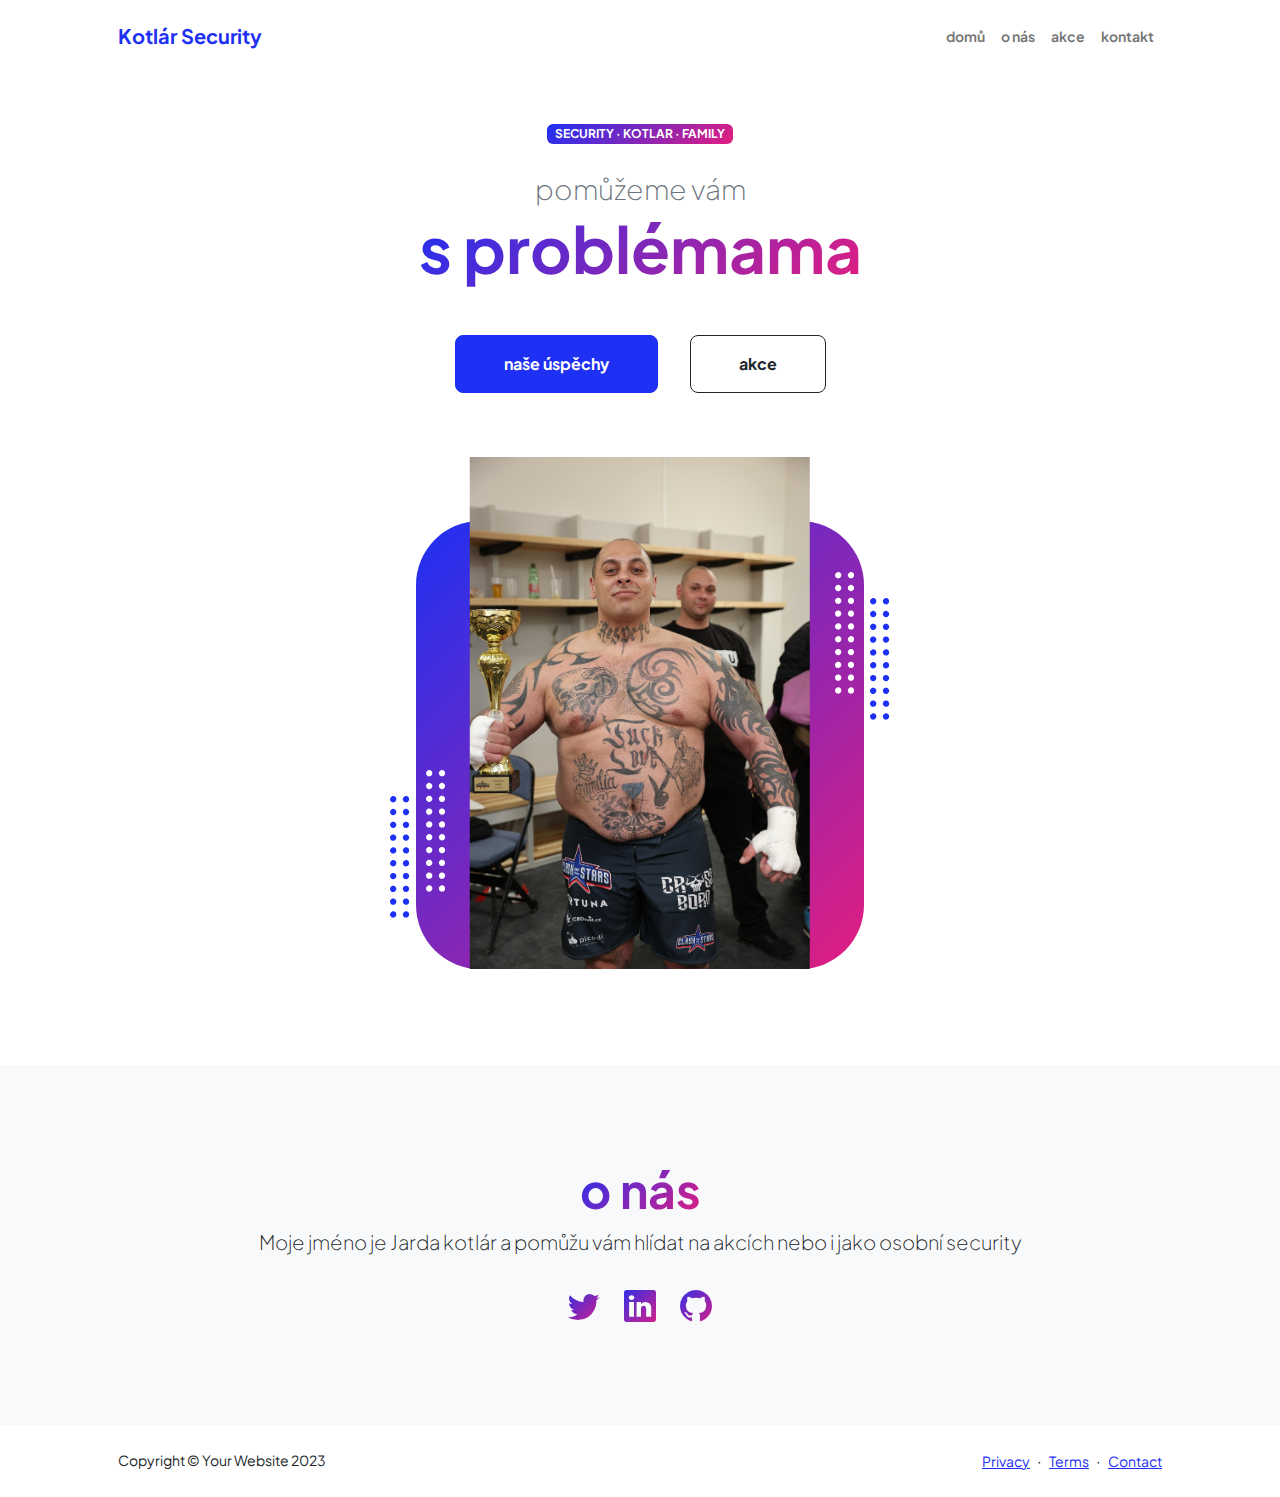
<file: bokh sap ladž girgaňiš čavale romale tu šilalo temerav/index.html>
<!DOCTYPE html>
<html lang="en">
    <head>
        <meta charset="utf-8" />
        <meta name="viewport" content="width=device-width, initial-scale=1, shrink-to-fit=no" />
        <meta name="description" content="" />
        <meta name="author" content="" />
        <title>webová stránka </title>
        <!-- Favicon-->
        <link rel="icon" type="image/x-icon" href="assets/favicon.ico" />
        <!-- Custom Google font-->
        <link rel="preconnect" href="https://fonts.googleapis.com" />
        <link rel="preconnect" href="https://fonts.gstatic.com" crossorigin />
        <link href="https://fonts.googleapis.com/css2?family=Plus+Jakarta+Sans:wght@100;200;300;400;500;600;700;800;900&amp;display=swap" rel="stylesheet" />
        <!-- Bootstrap icons-->
        <link href="https://cdn.jsdelivr.net/npm/bootstrap-icons@1.8.1/font/bootstrap-icons.css" rel="stylesheet" />
        <!-- Core theme CSS (includes Bootstrap)-->
        <link href="css/styles.css" rel="stylesheet" />
    </head>
    <body class="d-flex flex-column h-100">
        <main class="flex-shrink-0">
            <!-- Navigation-->
            <nav class="navbar navbar-expand-lg navbar-light bg-white py-3">
                <div class="container px-5">
                    <a class="navbar-brand" href="index.html"><span class="fw-bolder text-primary">Kotlár Security</span></a>
                    <button class="navbar-toggler" type="button" data-bs-toggle="collapse" data-bs-target="#navbarSupportedContent" aria-controls="navbarSupportedContent" aria-expanded="false" aria-label="Toggle navigation"><span class="navbar-toggler-icon"></span></button>
                    <div class="collapse navbar-collapse" id="navbarSupportedContent">
                        <ul class="navbar-nav ms-auto mb-2 mb-lg-0 small fw-bolder">
                            <li class="nav-item"><a class="nav-link" href="index.html">domů</a></li>
                            <li class="nav-item"><a class="nav-link" href="resume.html">o nás</a></li>
                            <li class="nav-item"><a class="nav-link" href="projects.html">akce</a></li>
                            <li class="nav-item"><a class="nav-link" href="contact.html">kontakt</a></li>
                        </ul>
                    </div>
                </div>
            </nav>
            <!-- Header-->
            <header class="py-5">
                <div class="container px-5 pb-5">
                    <div class="row gx-5 align-items-center">
                        <div class="col-xxl-5">
                            <!-- Header text content-->
                            <div class="text-center text-xxl-start">
                                <div class="badge bg-gradient-primary-to-secondary text-white mb-4"><div class="text-uppercase">security &middot; kotlar &middot; family</div></div>
                                <div class="fs-3 fw-light text-muted">pomůžeme vám</div>
                                <h1 class="display-3 fw-bolder mb-5"><span class="text-gradient d-inline">s problémama</span></h1>
                                <div class="d-grid gap-3 d-sm-flex justify-content-sm-center justify-content-xxl-start mb-3">
                                    <a class="btn btn-primary btn-lg px-5 py-3 me-sm-3 fs-6 fw-bolder" href="resume.html">naše úspěchy</a>
                                    <a class="btn btn-outline-dark btn-lg px-5 py-3 fs-6 fw-bolder" href="projects.html">akce</a>
                                </div>
                            </div>
                        </div>
                        <div class="col-xxl-7">
                            <!-- Header profile picture-->
                            <div class="d-flex justify-content-center mt-5 mt-xxl-0">
                                <div class="profile bg-gradient-primary-to-secondary">
                                    <!-- TIP: For best results, use a photo with a transparent background like the demo example below-->
                                    <!-- Watch a tutorial on how to do this on YouTube (link)-->
                                    <img class="profile-img" src="kotlarischasmirokaris.jpg" alt="..." />
                                    <div class="dots-1">
                                        <!-- SVG Dots-->
                                        <svg version="1.1" xmlns="http://www.w3.org/2000/svg" xmlns:xlink="http://www.w3.org/1999/xlink" x="0px" y="0px" viewBox="0 0 191.6 1215.4" style="enable-background: new 0 0 191.6 1215.4" xml:space="preserve">
                                            <g transform="translate(0.000000,1280.000000) scale(0.100000,-0.100000)">
                                                <path d="M227.7,12788.6c-105-35-200-141-222-248c-43-206,163-412,369-369c155,32,275,190,260,339c-11,105-90,213-190,262        C383.7,12801.6,289.7,12808.6,227.7,12788.6z"></path>
                                                <path d="M1507.7,12788.6c-151-50-253-216-222-362c25-119,136-230,254-255c194-41,395,142,375,339c-11,105-90,213-190,262        C1663.7,12801.6,1569.7,12808.6,1507.7,12788.6z"></path>
                                                <path d="M227.7,11508.6c-105-35-200-141-222-248c-43-206,163-412,369-369c155,32,275,190,260,339c-11,105-90,213-190,262        C383.7,11521.6,289.7,11528.6,227.7,11508.6z"></path>
                                                <path d="M1507.7,11508.6c-151-50-253-216-222-362c25-119,136-230,254-255c194-41,395,142,375,339c-11,105-90,213-190,262        C1663.7,11521.6,1569.7,11528.6,1507.7,11508.6z"></path>
                                                <path d="M227.7,10228.6c-105-35-200-141-222-248c-43-206,163-412,369-369c155,32,275,190,260,339c-11,105-90,213-190,262        C383.7,10241.6,289.7,10248.6,227.7,10228.6z"></path>
                                                <path d="M1507.7,10228.6c-105-35-200-141-222-248c-43-206,163-412,369-369c155,32,275,190,260,339c-11,105-90,213-190,262        C1663.7,10241.6,1569.7,10248.6,1507.7,10228.6z"></path>
                                                <path d="M227.7,8948.6c-105-35-200-141-222-248c-43-206,163-412,369-369c155,32,275,190,260,339c-11,105-90,213-190,262        C383.7,8961.6,289.7,8968.6,227.7,8948.6z"></path>
                                                <path d="M1507.7,8948.6c-105-35-200-141-222-248c-43-206,163-412,369-369c155,32,275,190,260,339c-11,105-90,213-190,262        C1663.7,8961.6,1569.7,8968.6,1507.7,8948.6z"></path>
                                                <path d="M227.7,7668.6c-105-35-200-141-222-248c-43-206,163-412,369-369c155,32,275,190,260,339c-11,105-90,213-190,262        C383.7,7681.6,289.7,7688.6,227.7,7668.6z"></path>
                                                <path d="M1507.7,7668.6c-105-35-200-141-222-248c-43-206,163-412,369-369c155,32,275,190,260,339c-11,105-90,213-190,262        C1663.7,7681.6,1569.7,7688.6,1507.7,7668.6z"></path>
                                                <path d="M227.7,6388.6c-105-35-200-141-222-248c-43-206,163-412,369-369c155,32,275,190,260,339c-11,105-90,213-190,262        C383.7,6401.6,289.7,6408.6,227.7,6388.6z"></path>
                                                <path d="M1507.7,6388.6c-105-35-200-141-222-248c-43-206,163-412,369-369c155,32,275,190,260,339c-11,105-90,213-190,262        C1663.7,6401.6,1569.7,6408.6,1507.7,6388.6z"></path>
                                                <path d="M227.7,5108.6c-105-35-200-141-222-248c-43-206,163-412,369-369c155,32,275,190,260,339c-11,105-90,213-190,262        C383.7,5121.6,289.7,5128.6,227.7,5108.6z"></path>
                                                <path d="M1507.7,5108.6c-105-35-200-141-222-248c-43-206,163-412,369-369c155,32,275,190,260,339c-11,105-90,213-190,262        C1663.7,5121.6,1569.7,5128.6,1507.7,5108.6z"></path>
                                                <path d="M227.7,3828.6c-105-35-200-141-222-248c-43-206,163-412,369-369c155,32,275,190,260,339c-11,105-90,213-190,262        C383.7,3841.6,289.7,3848.6,227.7,3828.6z"></path>
                                                <path d="M1507.7,3828.6c-105-35-200-141-222-248c-43-206,163-412,369-369c155,32,275,190,260,339c-11,105-90,213-190,262        C1663.7,3841.6,1569.7,3848.6,1507.7,3828.6z"></path>
                                                <path d="M227.7,2548.6c-105-35-200-141-222-248c-43-206,163-412,369-369c155,32,275,190,260,339c-11,105-90,213-190,262        C383.7,2561.6,289.7,2568.6,227.7,2548.6z"></path>
                                                <path d="M1507.7,2548.6c-105-35-200-141-222-248c-43-206,163-412,369-369c155,32,275,190,260,339c-11,105-90,213-190,262        C1663.7,2561.6,1569.7,2568.6,1507.7,2548.6z"></path>
                                                <path d="M227.7,1268.6c-105-35-200-141-222-248c-43-206,163-412,369-369c155,32,275,190,260,339c-11,105-90,213-190,262        C383.7,1281.6,289.7,1288.6,227.7,1268.6z"></path>
                                                <path d="M1507.7,1268.6c-105-35-200-141-222-248c-43-206,163-412,369-369c155,32,275,190,260,339c-11,105-90,213-190,262        C1663.7,1281.6,1569.7,1288.6,1507.7,1268.6z"></path>
                                            </g>
                                        </svg>
                                        <!-- END of SVG dots-->
                                    </div>
                                    <div class="dots-2">
                                        <!-- SVG Dots-->
                                        <svg version="1.1" xmlns="http://www.w3.org/2000/svg" xmlns:xlink="http://www.w3.org/1999/xlink" x="0px" y="0px" viewBox="0 0 191.6 1215.4" style="enable-background: new 0 0 191.6 1215.4" xml:space="preserve">
                                            <g transform="translate(0.000000,1280.000000) scale(0.100000,-0.100000)">
                                                <path d="M227.7,12788.6c-105-35-200-141-222-248c-43-206,163-412,369-369c155,32,275,190,260,339c-11,105-90,213-190,262        C383.7,12801.6,289.7,12808.6,227.7,12788.6z"></path>
                                                <path d="M1507.7,12788.6c-151-50-253-216-222-362c25-119,136-230,254-255c194-41,395,142,375,339c-11,105-90,213-190,262        C1663.7,12801.6,1569.7,12808.6,1507.7,12788.6z"></path>
                                                <path d="M227.7,11508.6c-105-35-200-141-222-248c-43-206,163-412,369-369c155,32,275,190,260,339c-11,105-90,213-190,262        C383.7,11521.6,289.7,11528.6,227.7,11508.6z"></path>
                                                <path d="M1507.7,11508.6c-151-50-253-216-222-362c25-119,136-230,254-255c194-41,395,142,375,339c-11,105-90,213-190,262        C1663.7,11521.6,1569.7,11528.6,1507.7,11508.6z"></path>
                                                <path d="M227.7,10228.6c-105-35-200-141-222-248c-43-206,163-412,369-369c155,32,275,190,260,339c-11,105-90,213-190,262        C383.7,10241.6,289.7,10248.6,227.7,10228.6z"></path>
                                                <path d="M1507.7,10228.6c-105-35-200-141-222-248c-43-206,163-412,369-369c155,32,275,190,260,339c-11,105-90,213-190,262        C1663.7,10241.6,1569.7,10248.6,1507.7,10228.6z"></path>
                                                <path d="M227.7,8948.6c-105-35-200-141-222-248c-43-206,163-412,369-369c155,32,275,190,260,339c-11,105-90,213-190,262        C383.7,8961.6,289.7,8968.6,227.7,8948.6z"></path>
                                                <path d="M1507.7,8948.6c-105-35-200-141-222-248c-43-206,163-412,369-369c155,32,275,190,260,339c-11,105-90,213-190,262        C1663.7,8961.6,1569.7,8968.6,1507.7,8948.6z"></path>
                                                <path d="M227.7,7668.6c-105-35-200-141-222-248c-43-206,163-412,369-369c155,32,275,190,260,339c-11,105-90,213-190,262        C383.7,7681.6,289.7,7688.6,227.7,7668.6z"></path>
                                                <path d="M1507.7,7668.6c-105-35-200-141-222-248c-43-206,163-412,369-369c155,32,275,190,260,339c-11,105-90,213-190,262        C1663.7,7681.6,1569.7,7688.6,1507.7,7668.6z"></path>
                                                <path d="M227.7,6388.6c-105-35-200-141-222-248c-43-206,163-412,369-369c155,32,275,190,260,339c-11,105-90,213-190,262        C383.7,6401.6,289.7,6408.6,227.7,6388.6z"></path>
                                                <path d="M1507.7,6388.6c-105-35-200-141-222-248c-43-206,163-412,369-369c155,32,275,190,260,339c-11,105-90,213-190,262        C1663.7,6401.6,1569.7,6408.6,1507.7,6388.6z"></path>
                                                <path d="M227.7,5108.6c-105-35-200-141-222-248c-43-206,163-412,369-369c155,32,275,190,260,339c-11,105-90,213-190,262        C383.7,5121.6,289.7,5128.6,227.7,5108.6z"></path>
                                                <path d="M1507.7,5108.6c-105-35-200-141-222-248c-43-206,163-412,369-369c155,32,275,190,260,339c-11,105-90,213-190,262        C1663.7,5121.6,1569.7,5128.6,1507.7,5108.6z"></path>
                                                <path d="M227.7,3828.6c-105-35-200-141-222-248c-43-206,163-412,369-369c155,32,275,190,260,339c-11,105-90,213-190,262        C383.7,3841.6,289.7,3848.6,227.7,3828.6z"></path>
                                                <path d="M1507.7,3828.6c-105-35-200-141-222-248c-43-206,163-412,369-369c155,32,275,190,260,339c-11,105-90,213-190,262        C1663.7,3841.6,1569.7,3848.6,1507.7,3828.6z"></path>
                                                <path d="M227.7,2548.6c-105-35-200-141-222-248c-43-206,163-412,369-369c155,32,275,190,260,339c-11,105-90,213-190,262        C383.7,2561.6,289.7,2568.6,227.7,2548.6z"></path>
                                                <path d="M1507.7,2548.6c-105-35-200-141-222-248c-43-206,163-412,369-369c155,32,275,190,260,339c-11,105-90,213-190,262        C1663.7,2561.6,1569.7,2568.6,1507.7,2548.6z"></path>
                                                <path d="M227.7,1268.6c-105-35-200-141-222-248c-43-206,163-412,369-369c155,32,275,190,260,339c-11,105-90,213-190,262        C383.7,1281.6,289.7,1288.6,227.7,1268.6z"></path>
                                                <path d="M1507.7,1268.6c-105-35-200-141-222-248c-43-206,163-412,369-369c155,32,275,190,260,339c-11,105-90,213-190,262        C1663.7,1281.6,1569.7,1288.6,1507.7,1268.6z"></path>
                                            </g>
                                        </svg>
                                        <!-- END of SVG dots-->
                                    </div>
                                    <div class="dots-3">
                                        <!-- SVG Dots-->
                                        <svg version="1.1" xmlns="http://www.w3.org/2000/svg" xmlns:xlink="http://www.w3.org/1999/xlink" x="0px" y="0px" viewBox="0 0 191.6 1215.4" style="enable-background: new 0 0 191.6 1215.4" xml:space="preserve">
                                            <g transform="translate(0.000000,1280.000000) scale(0.100000,-0.100000)">
                                                <path d="M227.7,12788.6c-105-35-200-141-222-248c-43-206,163-412,369-369c155,32,275,190,260,339c-11,105-90,213-190,262        C383.7,12801.6,289.7,12808.6,227.7,12788.6z"></path>
                                                <path d="M1507.7,12788.6c-151-50-253-216-222-362c25-119,136-230,254-255c194-41,395,142,375,339c-11,105-90,213-190,262        C1663.7,12801.6,1569.7,12808.6,1507.7,12788.6z"></path>
                                                <path d="M227.7,11508.6c-105-35-200-141-222-248c-43-206,163-412,369-369c155,32,275,190,260,339c-11,105-90,213-190,262        C383.7,11521.6,289.7,11528.6,227.7,11508.6z"></path>
                                                <path d="M1507.7,11508.6c-151-50-253-216-222-362c25-119,136-230,254-255c194-41,395,142,375,339c-11,105-90,213-190,262        C1663.7,11521.6,1569.7,11528.6,1507.7,11508.6z"></path>
                                                <path d="M227.7,10228.6c-105-35-200-141-222-248c-43-206,163-412,369-369c155,32,275,190,260,339c-11,105-90,213-190,262        C383.7,10241.6,289.7,10248.6,227.7,10228.6z"></path>
                                                <path d="M1507.7,10228.6c-105-35-200-141-222-248c-43-206,163-412,369-369c155,32,275,190,260,339c-11,105-90,213-190,262        C1663.7,10241.6,1569.7,10248.6,1507.7,10228.6z"></path>
                                                <path d="M227.7,8948.6c-105-35-200-141-222-248c-43-206,163-412,369-369c155,32,275,190,260,339c-11,105-90,213-190,262        C383.7,8961.6,289.7,8968.6,227.7,8948.6z"></path>
                                                <path d="M1507.7,8948.6c-105-35-200-141-222-248c-43-206,163-412,369-369c155,32,275,190,260,339c-11,105-90,213-190,262        C1663.7,8961.6,1569.7,8968.6,1507.7,8948.6z"></path>
                                                <path d="M227.7,7668.6c-105-35-200-141-222-248c-43-206,163-412,369-369c155,32,275,190,260,339c-11,105-90,213-190,262        C383.7,7681.6,289.7,7688.6,227.7,7668.6z"></path>
                                                <path d="M1507.7,7668.6c-105-35-200-141-222-248c-43-206,163-412,369-369c155,32,275,190,260,339c-11,105-90,213-190,262        C1663.7,7681.6,1569.7,7688.6,1507.7,7668.6z"></path>
                                                <path d="M227.7,6388.6c-105-35-200-141-222-248c-43-206,163-412,369-369c155,32,275,190,260,339c-11,105-90,213-190,262        C383.7,6401.6,289.7,6408.6,227.7,6388.6z"></path>
                                                <path d="M1507.7,6388.6c-105-35-200-141-222-248c-43-206,163-412,369-369c155,32,275,190,260,339c-11,105-90,213-190,262        C1663.7,6401.6,1569.7,6408.6,1507.7,6388.6z"></path>
                                                <path d="M227.7,5108.6c-105-35-200-141-222-248c-43-206,163-412,369-369c155,32,275,190,260,339c-11,105-90,213-190,262        C383.7,5121.6,289.7,5128.6,227.7,5108.6z"></path>
                                                <path d="M1507.7,5108.6c-105-35-200-141-222-248c-43-206,163-412,369-369c155,32,275,190,260,339c-11,105-90,213-190,262        C1663.7,5121.6,1569.7,5128.6,1507.7,5108.6z"></path>
                                                <path d="M227.7,3828.6c-105-35-200-141-222-248c-43-206,163-412,369-369c155,32,275,190,260,339c-11,105-90,213-190,262        C383.7,3841.6,289.7,3848.6,227.7,3828.6z"></path>
                                                <path d="M1507.7,3828.6c-105-35-200-141-222-248c-43-206,163-412,369-369c155,32,275,190,260,339c-11,105-90,213-190,262        C1663.7,3841.6,1569.7,3848.6,1507.7,3828.6z"></path>
                                                <path d="M227.7,2548.6c-105-35-200-141-222-248c-43-206,163-412,369-369c155,32,275,190,260,339c-11,105-90,213-190,262        C383.7,2561.6,289.7,2568.6,227.7,2548.6z"></path>
                                                <path d="M1507.7,2548.6c-105-35-200-141-222-248c-43-206,163-412,369-369c155,32,275,190,260,339c-11,105-90,213-190,262        C1663.7,2561.6,1569.7,2568.6,1507.7,2548.6z"></path>
                                                <path d="M227.7,1268.6c-105-35-200-141-222-248c-43-206,163-412,369-369c155,32,275,190,260,339c-11,105-90,213-190,262        C383.7,1281.6,289.7,1288.6,227.7,1268.6z"></path>
                                                <path d="M1507.7,1268.6c-105-35-200-141-222-248c-43-206,163-412,369-369c155,32,275,190,260,339c-11,105-90,213-190,262        C1663.7,1281.6,1569.7,1288.6,1507.7,1268.6z"></path>
                                            </g>
                                        </svg>
                                        <!-- END of SVG dots-->
                                    </div>
                                    <div class="dots-4">
                                        <!-- SVG Dots-->
                                        <svg version="1.1" xmlns="http://www.w3.org/2000/svg" xmlns:xlink="http://www.w3.org/1999/xlink" x="0px" y="0px" viewBox="0 0 191.6 1215.4" style="enable-background: new 0 0 191.6 1215.4" xml:space="preserve">
                                            <g transform="translate(0.000000,1280.000000) scale(0.100000,-0.100000)">
                                                <path d="M227.7,12788.6c-105-35-200-141-222-248c-43-206,163-412,369-369c155,32,275,190,260,339c-11,105-90,213-190,262        C383.7,12801.6,289.7,12808.6,227.7,12788.6z"></path>
                                                <path d="M1507.7,12788.6c-151-50-253-216-222-362c25-119,136-230,254-255c194-41,395,142,375,339c-11,105-90,213-190,262        C1663.7,12801.6,1569.7,12808.6,1507.7,12788.6z"></path>
                                                <path d="M227.7,11508.6c-105-35-200-141-222-248c-43-206,163-412,369-369c155,32,275,190,260,339c-11,105-90,213-190,262        C383.7,11521.6,289.7,11528.6,227.7,11508.6z"></path>
                                                <path d="M1507.7,11508.6c-151-50-253-216-222-362c25-119,136-230,254-255c194-41,395,142,375,339c-11,105-90,213-190,262        C1663.7,11521.6,1569.7,11528.6,1507.7,11508.6z"></path>
                                                <path d="M227.7,10228.6c-105-35-200-141-222-248c-43-206,163-412,369-369c155,32,275,190,260,339c-11,105-90,213-190,262        C383.7,10241.6,289.7,10248.6,227.7,10228.6z"></path>
                                                <path d="M1507.7,10228.6c-105-35-200-141-222-248c-43-206,163-412,369-369c155,32,275,190,260,339c-11,105-90,213-190,262        C1663.7,10241.6,1569.7,10248.6,1507.7,10228.6z"></path>
                                                <path d="M227.7,8948.6c-105-35-200-141-222-248c-43-206,163-412,369-369c155,32,275,190,260,339c-11,105-90,213-190,262        C383.7,8961.6,289.7,8968.6,227.7,8948.6z"></path>
                                                <path d="M1507.7,8948.6c-105-35-200-141-222-248c-43-206,163-412,369-369c155,32,275,190,260,339c-11,105-90,213-190,262        C1663.7,8961.6,1569.7,8968.6,1507.7,8948.6z"></path>
                                                <path d="M227.7,7668.6c-105-35-200-141-222-248c-43-206,163-412,369-369c155,32,275,190,260,339c-11,105-90,213-190,262        C383.7,7681.6,289.7,7688.6,227.7,7668.6z"></path>
                                                <path d="M1507.7,7668.6c-105-35-200-141-222-248c-43-206,163-412,369-369c155,32,275,190,260,339c-11,105-90,213-190,262        C1663.7,7681.6,1569.7,7688.6,1507.7,7668.6z"></path>
                                                <path d="M227.7,6388.6c-105-35-200-141-222-248c-43-206,163-412,369-369c155,32,275,190,260,339c-11,105-90,213-190,262        C383.7,6401.6,289.7,6408.6,227.7,6388.6z"></path>
                                                <path d="M1507.7,6388.6c-105-35-200-141-222-248c-43-206,163-412,369-369c155,32,275,190,260,339c-11,105-90,213-190,262        C1663.7,6401.6,1569.7,6408.6,1507.7,6388.6z"></path>
                                                <path d="M227.7,5108.6c-105-35-200-141-222-248c-43-206,163-412,369-369c155,32,275,190,260,339c-11,105-90,213-190,262        C383.7,5121.6,289.7,5128.6,227.7,5108.6z"></path>
                                                <path d="M1507.7,5108.6c-105-35-200-141-222-248c-43-206,163-412,369-369c155,32,275,190,260,339c-11,105-90,213-190,262        C1663.7,5121.6,1569.7,5128.6,1507.7,5108.6z"></path>
                                                <path d="M227.7,3828.6c-105-35-200-141-222-248c-43-206,163-412,369-369c155,32,275,190,260,339c-11,105-90,213-190,262        C383.7,3841.6,289.7,3848.6,227.7,3828.6z"></path>
                                                <path d="M1507.7,3828.6c-105-35-200-141-222-248c-43-206,163-412,369-369c155,32,275,190,260,339c-11,105-90,213-190,262        C1663.7,3841.6,1569.7,3848.6,1507.7,3828.6z"></path>
                                                <path d="M227.7,2548.6c-105-35-200-141-222-248c-43-206,163-412,369-369c155,32,275,190,260,339c-11,105-90,213-190,262        C383.7,2561.6,289.7,2568.6,227.7,2548.6z"></path>
                                                <path d="M1507.7,2548.6c-105-35-200-141-222-248c-43-206,163-412,369-369c155,32,275,190,260,339c-11,105-90,213-190,262        C1663.7,2561.6,1569.7,2568.6,1507.7,2548.6z"></path>
                                                <path d="M227.7,1268.6c-105-35-200-141-222-248c-43-206,163-412,369-369c155,32,275,190,260,339c-11,105-90,213-190,262        C383.7,1281.6,289.7,1288.6,227.7,1268.6z"></path>
                                                <path d="M1507.7,1268.6c-105-35-200-141-222-248c-43-206,163-412,369-369c155,32,275,190,260,339c-11,105-90,213-190,262        C1663.7,1281.6,1569.7,1288.6,1507.7,1268.6z"></path>
                                            </g>
                                        </svg>
                                        <!-- END of SVG dots-->
                                    </div>
                                </div>
                            </div>
                        </div>
                    </div>
                </div>
            </header>
            <!-- About Section-->
            <section class="bg-light py-5">
                <div class="container px-5">
                    <div class="row gx-5 justify-content-center">
                        <div class="col-xxl-8">
                            <div class="text-center my-5">
                                <h2 class="display-5 fw-bolder"><span class="text-gradient d-inline">o nás</span></h2>
                                <p class="lead fw-light mb-4">Moje jméno je Jarda kotlár a pomůžu vám hlídat na akcích nebo i jako osobní security</p>
                                <div class="d-flex justify-content-center fs-2 gap-4">
                                    <a class="text-gradient" href="#!"><i class="bi bi-twitter"></i></a>
                                    <a class="text-gradient" href="#!"><i class="bi bi-linkedin"></i></a>
                                    <a class="text-gradient" href="#!"><i class="bi bi-github"></i></a>
                                </div>
                            </div>
                        </div>
                    </div>
                </div>
            </section>
        </main>
        <!-- Footer-->
        <footer class="bg-white py-4 mt-auto">
            <div class="container px-5">
                <div class="row align-items-center justify-content-between flex-column flex-sm-row">
                    <div class="col-auto"><div class="small m-0">Copyright &copy; Your Website 2023</div></div>
                    <div class="col-auto">
                        <a class="small" href="#!">Privacy</a>
                        <span class="mx-1">&middot;</span>
                        <a class="small" href="#!">Terms</a>
                        <span class="mx-1">&middot;</span>
                        <a class="small" href="#!">Contact</a>
                    </div>
                </div>
            </div>
        </footer>
        <!-- Bootstrap core JS-->
        <script src="https://cdn.jsdelivr.net/npm/bootstrap@5.2.3/dist/js/bootstrap.bundle.min.js"></script>
        <!-- Core theme JS-->
        <script src="js/scripts.js"></script>
    </body>
</html>
</file>
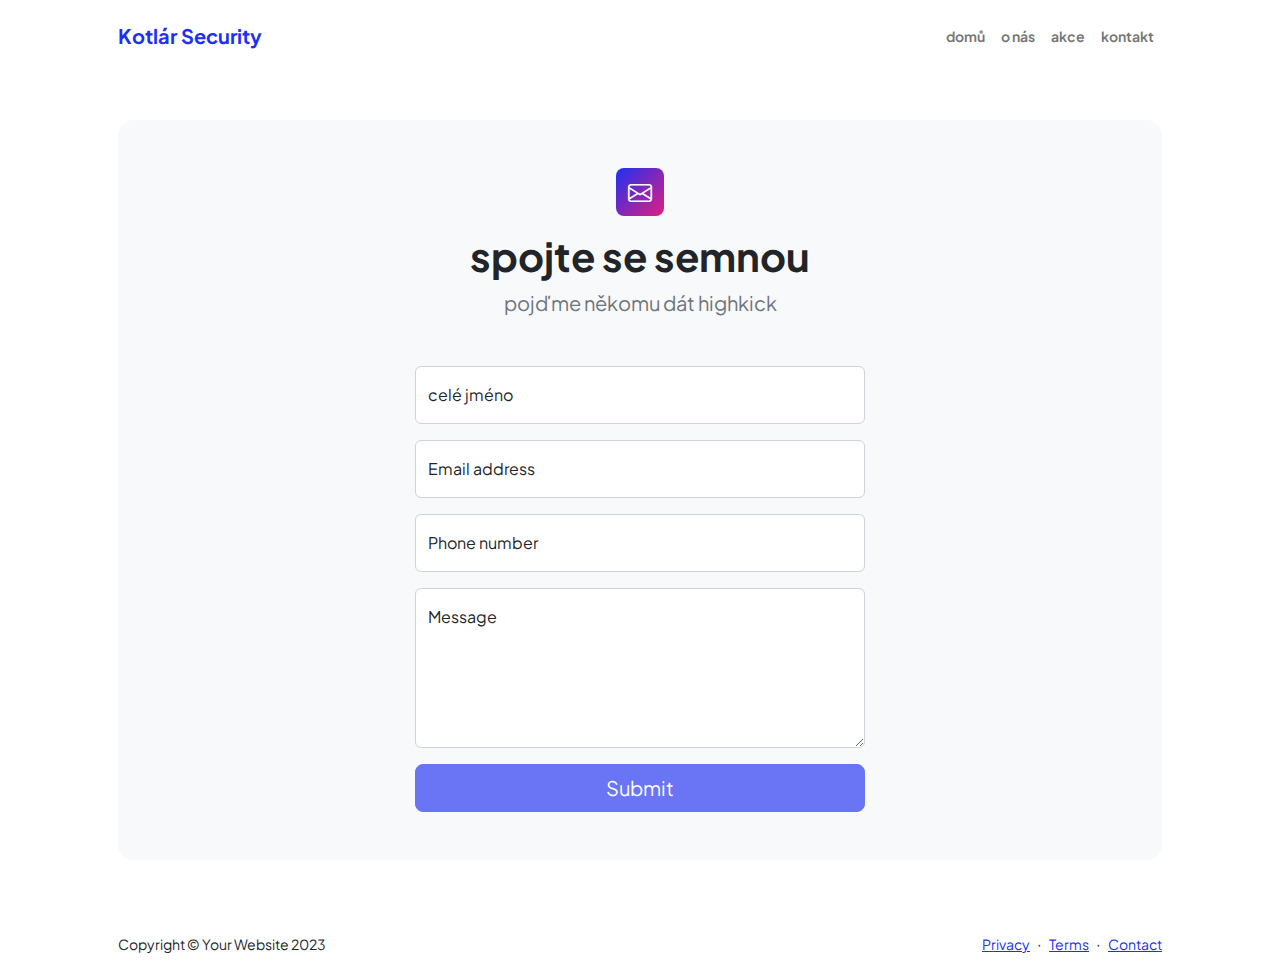
<file: bokh sap ladž girgaňiš čavale romale tu šilalo temerav/contact.html>
<!DOCTYPE html>
<html lang="en">
    <head>
        <meta charset="utf-8" />
        <meta name="viewport" content="width=device-width, initial-scale=1, shrink-to-fit=no" />
        <meta name="description" content />
        <meta name="author" content />
        <title>Modern Business - Start Bootstrap Template</title>
        <!-- Favicon-->
        <link rel="icon" type="image/x-icon" href="assets/favicon.ico" />
        <!-- Custom Google font-->
        <link rel="preconnect" href="https://fonts.googleapis.com" />
        <link rel="preconnect" href="https://fonts.gstatic.com" crossorigin />
        <link href="https://fonts.googleapis.com/css2?family=Plus+Jakarta+Sans:wght@100;200;300;400;500;600;700;800;900&amp;display=swap" rel="stylesheet" />
        <!-- Bootstrap icons-->
        <link href="https://cdn.jsdelivr.net/npm/bootstrap-icons@1.8.1/font/bootstrap-icons.css" rel="stylesheet" />
        <!-- Core theme CSS (includes Bootstrap)-->
        <link href="css/styles.css" rel="stylesheet" />
    </head>
    <body class="d-flex flex-column">
        <main class="flex-shrink-0">
            <!-- Navigation-->
            <nav class="navbar navbar-expand-lg navbar-light bg-white py-3">
                <div class="container px-5">
                    <a class="navbar-brand" href="index.html"><span class="fw-bolder text-primary">Kotlár Security</span></a>
                    <button class="navbar-toggler" type="button" data-bs-toggle="collapse" data-bs-target="#navbarSupportedContent" aria-controls="navbarSupportedContent" aria-expanded="false" aria-label="Toggle navigation"><span class="navbar-toggler-icon"></span></button>
                    <div class="collapse navbar-collapse" id="navbarSupportedContent">
                        <ul class="navbar-nav ms-auto mb-2 mb-lg-0 small fw-bolder">
                            <li class="nav-item"><a class="nav-link" href="index.html">domů</a></li>
                            <li class="nav-item"><a class="nav-link" href="resume.html">o nás</a></li>
                            <li class="nav-item"><a class="nav-link" href="projects.html">akce</a></li>
                            <li class="nav-item"><a class="nav-link" href="contact.html">kontakt</a></li>
                        </ul>
                    </div>
                </div>
            </nav>
            <!-- Page content-->
            <section class="py-5">
                <div class="container px-5">
                    <!-- Contact form-->
                    <div class="bg-light rounded-4 py-5 px-4 px-md-5">
                        <div class="text-center mb-5">
                            <div class="feature bg-primary bg-gradient-primary-to-secondary text-white rounded-3 mb-3"><i class="bi bi-envelope"></i></div>
                            <h1 class="fw-bolder">spojte se semnou</h1>
                            <p class="lead fw-normal text-muted mb-0">pojďme někomu dát highkick</p>
                        </div>
                        <div class="row gx-5 justify-content-center">
                            <div class="col-lg-8 col-xl-6">
                                <!-- * * * * * * * * * * * * * * *-->
                                <!-- * * SB Forms Contact Form * *-->
                                <!-- * * * * * * * * * * * * * * *-->
                                <!-- This form is pre-integrated with SB Forms.-->
                                <!-- To make this form functional, sign up at-->
                                <!-- https://startbootstrap.com/solution/contact-forms-->
                                <!-- to get an API token!-->
                                <form id="contactForm" data-sb-form-api-token="API_TOKEN">
                                    <!-- Name input-->
                                    <div class="form-floating mb-3">
                                        <input class="form-control" id="name" type="text" placeholder="Enter your name..." data-sb-validations="required" />
                                        <label for="name">celé jméno</label>
                                        <div class="invalid-feedback" data-sb-feedback="name:required">A name is required.</div>
                                    </div>
                                    <!-- Email address input-->
                                    <div class="form-floating mb-3">
                                        <input class="form-control" id="email" type="email" placeholder="name@example.com" data-sb-validations="required,email" />
                                        <label for="email">Email address</label>
                                        <div class="invalid-feedback" data-sb-feedback="email:required">An email is required.</div>
                                        <div class="invalid-feedback" data-sb-feedback="email:email">Email is not valid.</div>
                                    </div>
                                    <!-- Phone number input-->
                                    <div class="form-floating mb-3">
                                        <input class="form-control" id="phone" type="tel" placeholder="(123) 456-7890" data-sb-validations="required" />
                                        <label for="phone">Phone number</label>
                                        <div class="invalid-feedback" data-sb-feedback="phone:required">A phone number is required.</div>
                                    </div>
                                    <!-- Message input-->
                                    <div class="form-floating mb-3">
                                        <textarea class="form-control" id="message" type="text" placeholder="Enter your message here..." style="height: 10rem" data-sb-validations="required"></textarea>
                                        <label for="message">Message</label>
                                        <div class="invalid-feedback" data-sb-feedback="message:required">A message is required.</div>
                                    </div>
                                    <!-- Submit success message-->
                                    <!---->
                                    <!-- This is what your users will see when the form-->
                                    <!-- has successfully submitted-->
                                    <div class="d-none" id="submitSuccessMessage">
                                        <div class="text-center mb-3">
                                            <div class="fw-bolder">Form submission successful!</div>
                                            To activate this form, sign up at
                                            <br />
                                            <a href="https://startbootstrap.com/solution/contact-forms">https://startbootstrap.com/solution/contact-forms</a>
                                        </div>
                                    </div>
                                    <!-- Submit error message-->
                                    <!---->
                                    <!-- This is what your users will see when there is-->
                                    <!-- an error submitting the form-->
                                    <div class="d-none" id="submitErrorMessage"><div class="text-center text-danger mb-3">Error sending message!</div></div>
                                    <!-- Submit Button-->
                                    <div class="d-grid"><button class="btn btn-primary btn-lg disabled" id="submitButton" type="submit">Submit</button></div>
                                </form>
                            </div>
                        </div>
                    </div>
                </div>
            </section>
        </main>
        <!-- Footer-->
        <footer class="bg-white py-4 mt-auto">
            <div class="container px-5">
                <div class="row align-items-center justify-content-between flex-column flex-sm-row">
                    <div class="col-auto"><div class="small m-0">Copyright &copy; Your Website 2023</div></div>
                    <div class="col-auto">
                        <a class="small" href="#!">Privacy</a>
                        <span class="mx-1">&middot;</span>
                        <a class="small" href="#!">Terms</a>
                        <span class="mx-1">&middot;</span>
                        <a class="small" href="#!">Contact</a>
                    </div>
                </div>
            </div>
        </footer>
        <!-- Bootstrap core JS-->
        <script src="https://cdn.jsdelivr.net/npm/bootstrap@5.2.3/dist/js/bootstrap.bundle.min.js"></script>
        <!-- Core theme JS-->
        <script src="js/scripts.js"></script>
        <!-- * * * * * * * * * * * * * * * * * * * * * * * * * * * * * * * * * * * * * * * *-->
        <!-- * *                               SB Forms JS                               * *-->
        <!-- * * Activate your form at https://startbootstrap.com/solution/contact-forms * *-->
        <!-- * * * * * * * * * * * * * * * * * * * * * * * * * * * * * * * * * * * * * * * *-->
        <script src="https://cdn.startbootstrap.com/sb-forms-latest.js"></script>
    </body>
</html>
</file>
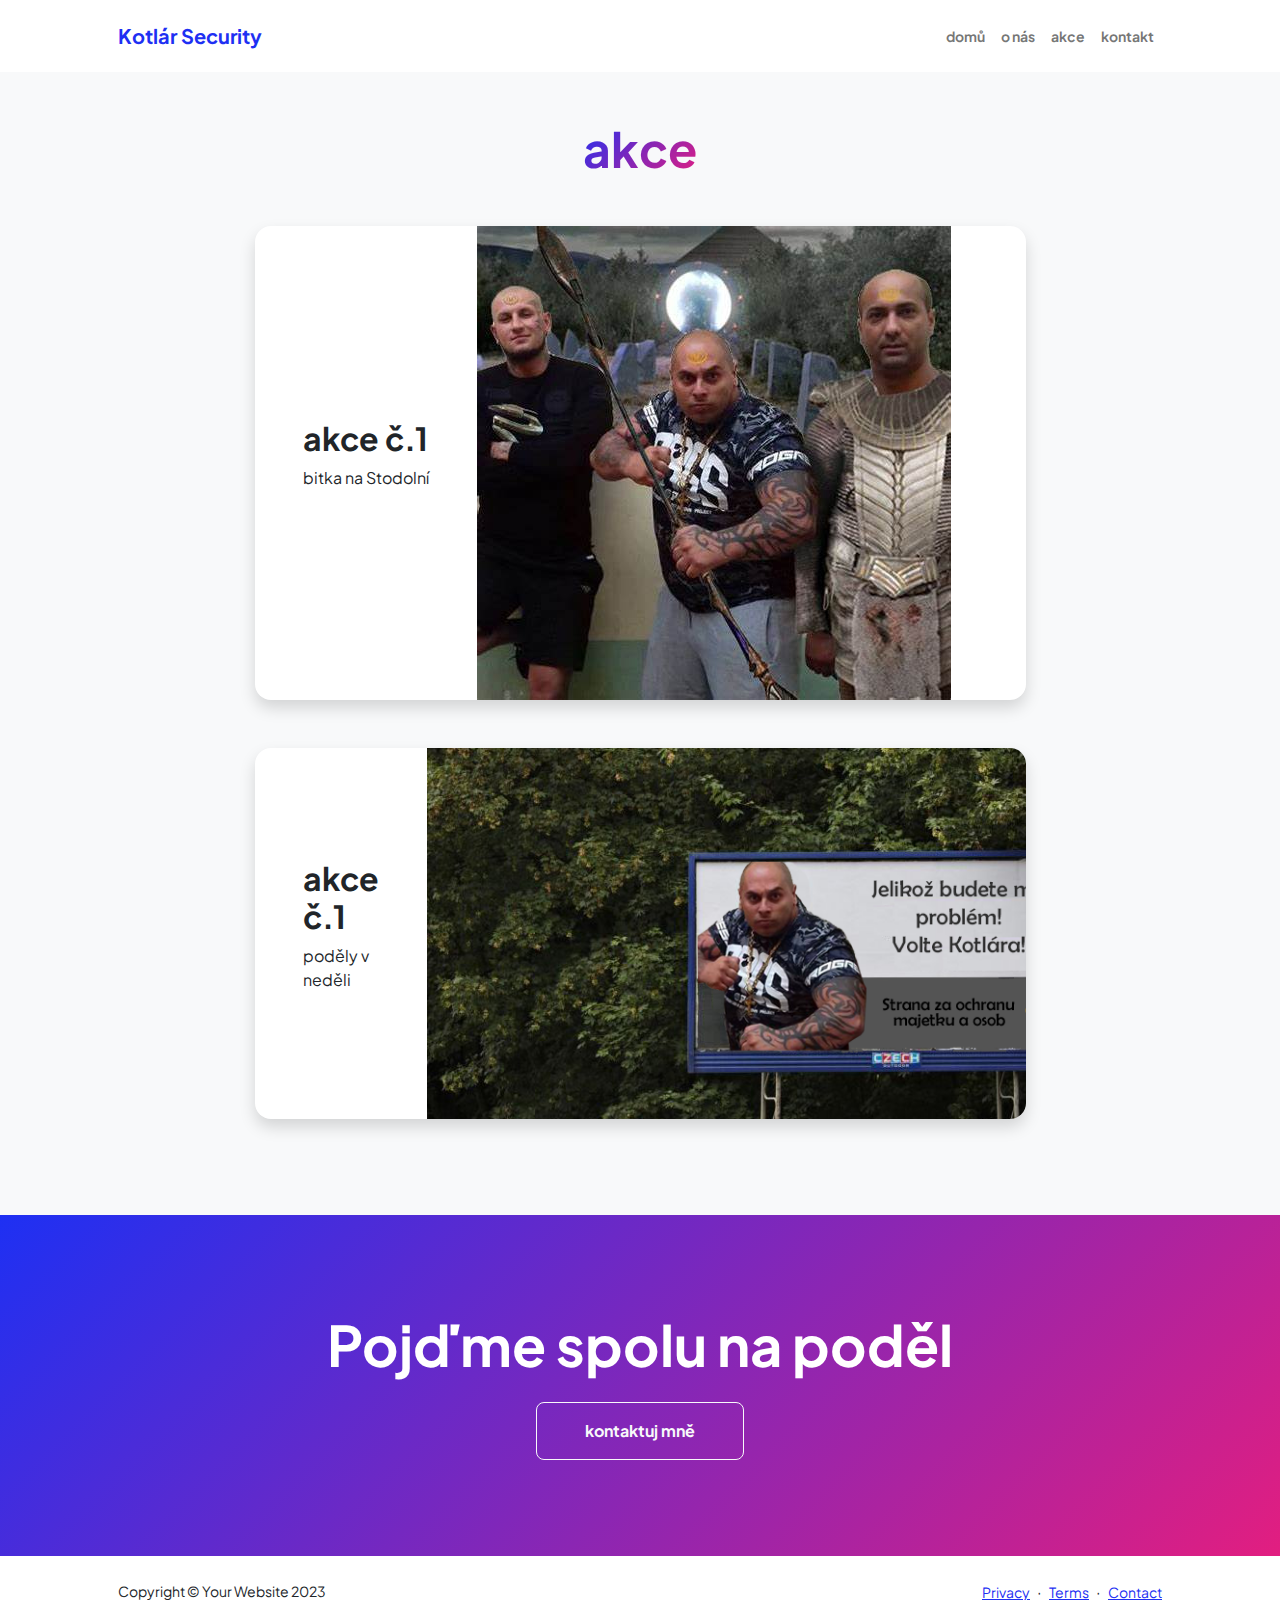
<file: bokh sap ladž girgaňiš čavale romale tu šilalo temerav/projects.html>
<!DOCTYPE html>
<html lang="en">
    <head>
        <meta charset="utf-8" />
        <meta name="viewport" content="width=device-width, initial-scale=1, shrink-to-fit=no" />
        <meta name="description" content="" />
        <meta name="author" content="" />
        <title>Modern Business - Start Bootstrap Template</title>
        <!-- Favicon-->
        <link rel="icon" type="image/x-icon" href="assets/favicon.ico" />
        <!-- Custom Google font-->
        <link rel="preconnect" href="https://fonts.googleapis.com" />
        <link rel="preconnect" href="https://fonts.gstatic.com" crossorigin />
        <link href="https://fonts.googleapis.com/css2?family=Plus+Jakarta+Sans:wght@100;200;300;400;500;600;700;800;900&amp;display=swap" rel="stylesheet" />
        <!-- Bootstrap icons-->
        <link href="https://cdn.jsdelivr.net/npm/bootstrap-icons@1.8.1/font/bootstrap-icons.css" rel="stylesheet" />
        <!-- Core theme CSS (includes Bootstrap)-->
        <link href="css/styles.css" rel="stylesheet" />
    </head>
    <body class="d-flex flex-column h-100 bg-light">
        <main class="flex-shrink-0">
            <!-- Navigation-->
            <nav class="navbar navbar-expand-lg navbar-light bg-white py-3">
                <div class="container px-5">
                    <a class="navbar-brand" href="index.html"><span class="fw-bolder text-primary">Kotlár Security</span></a>
                    <button class="navbar-toggler" type="button" data-bs-toggle="collapse" data-bs-target="#navbarSupportedContent" aria-controls="navbarSupportedContent" aria-expanded="false" aria-label="Toggle navigation"><span class="navbar-toggler-icon"></span></button>
                    <div class="collapse navbar-collapse" id="navbarSupportedContent">
                        <ul class="navbar-nav ms-auto mb-2 mb-lg-0 small fw-bolder">
                            <li class="nav-item"><a class="nav-link" href="index.html">domů</a></li>
                            <li class="nav-item"><a class="nav-link" href="resume.html">o nás</a></li>
                            <li class="nav-item"><a class="nav-link" href="projects.html">akce</a></li>
                            <li class="nav-item"><a class="nav-link" href="contact.html">kontakt</a></li>
                        </ul>
                    </div>
                </div>
            </nav>
            <!-- Projects Section-->
            <section class="py-5">
                <div class="container px-5 mb-5">
                    <div class="text-center mb-5">
                        <h1 class="display-5 fw-bolder mb-0"><span class="text-gradient d-inline">akce</span></h1>
                    </div>
                    <div class="row gx-5 justify-content-center">
                        <div class="col-lg-11 col-xl-9 col-xxl-8">
                            <!-- Project Card 1-->
                            <div class="card overflow-hidden shadow rounded-4 border-0 mb-5">
                                <div class="card-body p-0">
                                    <div class="d-flex align-items-center">
                                        <div class="p-5">
                                            <h2 class="fw-bolder">akce č.1</h2>
                                            <p>bitka na Stodolní</p>
                                        </div>
                                        <img class="img-fluid" src="kotlar.jpg" alt="..." />
                                    </div>
                                </div>
                            </div>
                            <!-- Project Card 2-->
                            <div class="card overflow-hidden shadow rounded-4 border-0">
                                <div class="card-body p-0">
                                    <div class="d-flex align-items-center">
                                        <div class="p-5">
                                            <h2 class="fw-bolder">akce č.1</h2>
                                            <p>poděly v neděli</p>
                                        </div>
                                        <img class="img-fluid" src="kotlarprezident.png" alt="..." />
                                    </div>
                                </div>
                            </div>
                        </div>
                    </div>
                </div>
            </section>
            <!-- Call to action section-->
            <section class="py-5 bg-gradient-primary-to-secondary text-white">
                <div class="container px-5 my-5">
                    <div class="text-center">
                        <h2 class="display-4 fw-bolder mb-4">Pojďme spolu na poděl</h2>
                        <a class="btn btn-outline-light btn-lg px-5 py-3 fs-6 fw-bolder" href="contact.html">kontaktuj mně</a>
                    </div>
                </div>
            </section>
        </main>
        <!-- Footer-->
        <footer class="bg-white py-4 mt-auto">
            <div class="container px-5">
                <div class="row align-items-center justify-content-between flex-column flex-sm-row">
                    <div class="col-auto"><div class="small m-0">Copyright &copy; Your Website 2023</div></div>
                    <div class="col-auto">
                        <a class="small" href="#!">Privacy</a>
                        <span class="mx-1">&middot;</span>
                        <a class="small" href="#!">Terms</a>
                        <span class="mx-1">&middot;</span>
                        <a class="small" href="#!">Contact</a>
                    </div>
                </div>
            </div>
        </footer>
        <!-- Bootstrap core JS-->
        <script src="https://cdn.jsdelivr.net/npm/bootstrap@5.2.3/dist/js/bootstrap.bundle.min.js"></script>
        <!-- Core theme JS-->
        <script src="js/scripts.js"></script>
    </body>
</html>
</file>
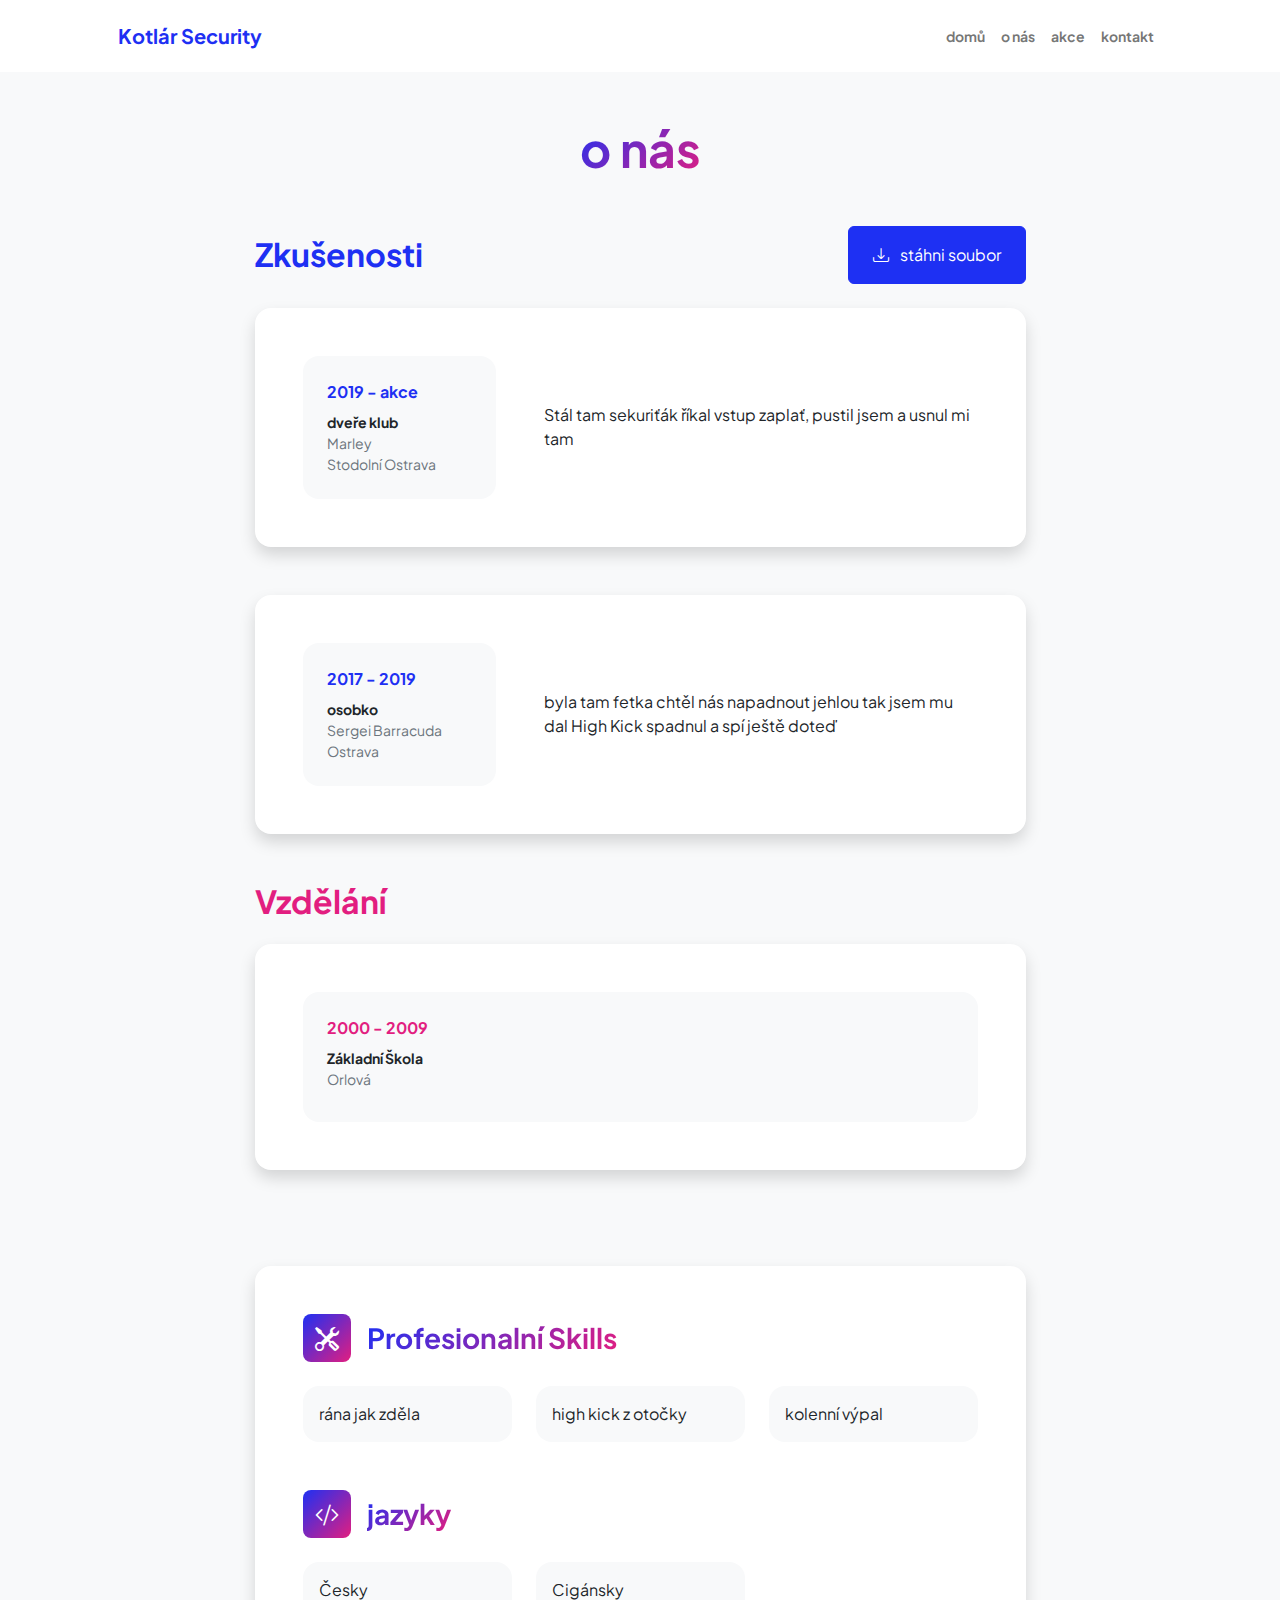
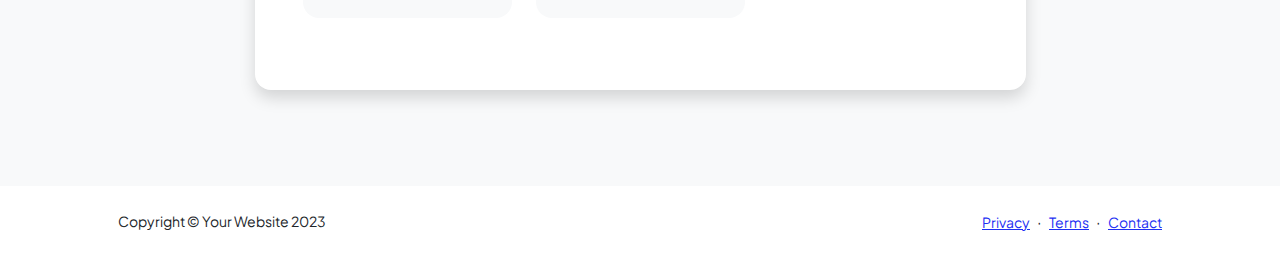
<file: bokh sap ladž girgaňiš čavale romale tu šilalo temerav/resume.html>
<!DOCTYPE html>
<html lang="en">
    <head>
        <meta charset="utf-8" />
        <meta name="viewport" content="width=device-width, initial-scale=1, shrink-to-fit=no" />
        <meta name="description" content="" />
        <meta name="author" content="" />
        <title>Personal - Start Bootstrap Template</title>
        <!-- Favicon-->
        <link rel="icon" type="image/x-icon" href="assets/favicon.ico" />
        <!-- Custom Google font-->
        <link rel="preconnect" href="https://fonts.googleapis.com" />
        <link rel="preconnect" href="https://fonts.gstatic.com" crossorigin />
        <link href="https://fonts.googleapis.com/css2?family=Plus+Jakarta+Sans:wght@100;200;300;400;500;600;700;800;900&amp;display=swap" rel="stylesheet" />
        <!-- Bootstrap icons-->
        <link href="https://cdn.jsdelivr.net/npm/bootstrap-icons@1.8.1/font/bootstrap-icons.css" rel="stylesheet" />
        <!-- Core theme CSS (includes Bootstrap)-->
        <link href="css/styles.css" rel="stylesheet" />
    </head>
    <body class="d-flex flex-column h-100 bg-light">
        <main class="flex-shrink-0">
            <!-- Navigation-->
            <nav class="navbar navbar-expand-lg navbar-light bg-white py-3">
                <div class="container px-5">
                    <a class="navbar-brand" href="index.html"><span class="fw-bolder text-primary">Kotlár Security</span></a>
                    <button class="navbar-toggler" type="button" data-bs-toggle="collapse" data-bs-target="#navbarSupportedContent" aria-controls="navbarSupportedContent" aria-expanded="false" aria-label="Toggle navigation"><span class="navbar-toggler-icon"></span></button>
                    <div class="collapse navbar-collapse" id="navbarSupportedContent">
                        <ul class="navbar-nav ms-auto mb-2 mb-lg-0 small fw-bolder">
                            <li class="nav-item"><a class="nav-link" href="index.html">domů</a></li>
                            <li class="nav-item"><a class="nav-link" href="resume.html">o nás</a></li>
                            <li class="nav-item"><a class="nav-link" href="projects.html">akce</a></li>
                            <li class="nav-item"><a class="nav-link" href="contact.html">kontakt</a></li>
                        </ul>
                    </div>
                </div>
            </nav>
            <!-- Page Content-->
            <div class="container px-5 my-5">
                <div class="text-center mb-5">
                    <h1 class="display-5 fw-bolder mb-0"><span class="text-gradient d-inline">o nás</span></h1>
                </div>
                <div class="row gx-5 justify-content-center">
                    <div class="col-lg-11 col-xl-9 col-xxl-8">
                        <!-- Experience Section-->
                        <section>
                            <div class="d-flex align-items-center justify-content-between mb-4">
                                <h2 class="text-primary fw-bolder mb-0">Zkušenosti</h2>
                                <!-- Download resume button-->
                                <!-- Note: Set the link href target to a PDF file within your project-->
                                <a class="btn btn-primary px-4 py-3" href="#!">
                                    <div class="d-inline-block bi bi-download me-2"></div>
                                   stáhni soubor
                                </a>
                            </div>
                            <!-- Experience Card 1-->
                            <div class="card shadow border-0 rounded-4 mb-5">
                                <div class="card-body p-5">
                                    <div class="row align-items-center gx-5">
                                        <div class="col text-center text-lg-start mb-4 mb-lg-0">
                                            <div class="bg-light p-4 rounded-4">
                                                <div class="text-primary fw-bolder mb-2">2019 - akce</div>
                                                <div class="small fw-bolder">dveře klub</div>
                                                <div class="small text-muted">Marley</div>
                                                <div class="small text-muted">Stodolní Ostrava</div>
                                            </div>
                                        </div>
                                        <div class="col-lg-8"><div>Stál tam sekuriťák říkal vstup zaplať, pustil jsem a usnul mi tam</div></div>
                                    </div>
                                </div>
                            </div>
                            <!-- Experience Card 2-->
                            <div class="card shadow border-0 rounded-4 mb-5">
                                <div class="card-body p-5">
                                    <div class="row align-items-center gx-5">
                                        <div class="col text-center text-lg-start mb-4 mb-lg-0">
                                            <div class="bg-light p-4 rounded-4">
                                                <div class="text-primary fw-bolder mb-2">2017 - 2019</div>
                                                <div class="small fw-bolder">osobko</div>
                                                <div class="small text-muted">Sergei Barracuda</div>
                                                <div class="small text-muted">Ostrava</div>
                                            </div>
                                        </div>
                                        <div class="col-lg-8"><div>byla tam fetka chtěl nás napadnout jehlou tak jsem mu dal High Kick spadnul a spí ještě doteď</div></div>
                                    </div>
                                </div>
                            </div>
                        </section>
                        <!-- Education Section-->
                        <section>
                            <h2 class="text-secondary fw-bolder mb-4">Vzdělání</h2>
                            <!-- Education Card 1-->
                            <div class="card shadow border-0 rounded-4 mb-5">
                                <div class="card-body p-5">
                                    <div class="row align-items-center gx-5">
                                        <div class="col text-center text-lg-start mb-4 mb-lg-0">
                                            <div class="bg-light p-4 rounded-4">
                                                <div class="text-secondary fw-bolder mb-2">2000 - 2009</div>
                                                <div class="mb-2">
                                                    <div class="small fw-bolder">Základní Škola</div>
                                                    <div class="small text-muted">Orlová</div>
                                                </div>
                                             
                                            </div>
                                </div>
                            </div>
                            </div>
                        </section>
                        <!-- Divider-->
                        <div class="pb-5"></div>
                        <!-- Skills Section-->
                        <section>
                            <!-- Skillset Card-->
                            <div class="card shadow border-0 rounded-4 mb-5">
                                <div class="card-body p-5">
                                    <!-- Professional skills list-->
                                    <div class="mb-5">
                                        <div class="d-flex align-items-center mb-4">
                                            <div class="feature bg-primary bg-gradient-primary-to-secondary text-white rounded-3 me-3"><i class="bi bi-tools"></i></div>
                                            <h3 class="fw-bolder mb-0"><span class="text-gradient d-inline">Profesionalní Skills</span></h3>
                                        </div>
                                        <div class="row row-cols-1 row-cols-md-3 mb-4">
                                            <div class="col mb-4 mb-md-0"><div class="d-flex align-items-center bg-light rounded-4 p-3 h-100">rána jak zděla</div></div>
                                            <div class="col mb-4 mb-md-0"><div class="d-flex align-items-center bg-light rounded-4 p-3 h-100">high kick z otočky</div></div>
                                            <div class="col"><div class="d-flex align-items-center bg-light rounded-4 p-3 h-100">kolenní výpal</div></div>
                                        </div>
                                        
                                    </div>
                                    <!-- Languages list-->
                                    <div class="mb-0">
                                        <div class="d-flex align-items-center mb-4">
                                            <div class="feature bg-primary bg-gradient-primary-to-secondary text-white rounded-3 me-3"><i class="bi bi-code-slash"></i></div>
                                            <h3 class="fw-bolder mb-0"><span class="text-gradient d-inline">jazyky</span></h3>
                                        </div>
                                        <div class="row row-cols-1 row-cols-md-3 mb-4">
                                            <div class="col mb-4 mb-md-0"><div class="d-flex align-items-center bg-light rounded-4 p-3 h-100">Česky</div></div>
                                            <div class="col mb-4 mb-md-0"><div class="d-flex align-items-center bg-light rounded-4 p-3 h-100">Cigánsky</div></div>
                                    </div>
                                </div>
                            </div>
                        </section>
                    </div>
                </div>
            </div>
        </main>
        <!-- Footer-->
        <footer class="bg-white py-4 mt-auto">
            <div class="container px-5">
                <div class="row align-items-center justify-content-between flex-column flex-sm-row">
                    <div class="col-auto"><div class="small m-0">Copyright &copy; Your Website 2023</div></div>
                    <div class="col-auto">
                        <a class="small" href="#!">Privacy</a>
                        <span class="mx-1">&middot;</span>
                        <a class="small" href="#!">Terms</a>
                        <span class="mx-1">&middot;</span>
                        <a class="small" href="#!">Contact</a>
                    </div>
                </div>
            </div>
        </footer>
        <!-- Bootstrap core JS-->
        <script src="https://cdn.jsdelivr.net/npm/bootstrap@5.2.3/dist/js/bootstrap.bundle.min.js"></script>
        <!-- Core theme JS-->
        <script src="js/scripts.js"></script>
    </body>
</html>
</file>
